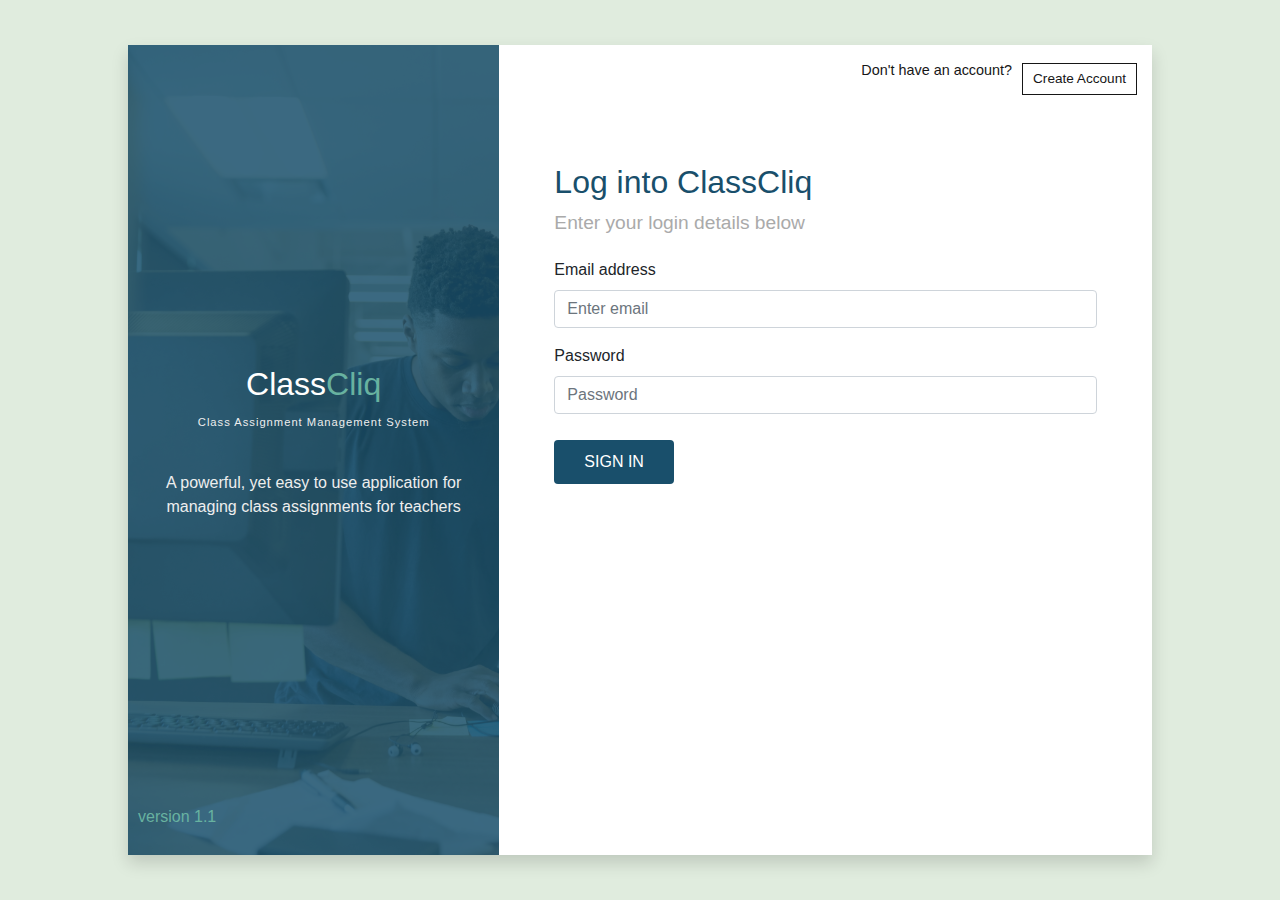
<file: index.html>
<!DOCTYPE html>
<html lang="en">
  <head>
    <meta charset="UTF-8" />
    <meta http-equiv="X-UA-Compatible" content="IE=edge" />
    <meta name="viewport" content="width=device-width, initial-scale=1.0" />
    <link rel="stylesheet" href="styles.css" />
    <link
      rel="stylesheet"
      href="https://stackpath.bootstrapcdn.com/bootstrap/4.3.1/css/bootstrap.min.css"
      integrity="sha384-ggOyR0iXCbMQv3Xipma34MD+dH/1fQ784/j6cY/iJTQUOhcWr7x9JvoRxT2MZw1T"
      crossorigin="anonymous"
    />
    <title>ClassCliq</title>
  </head>
  <body>
    <section id="section__">
      <main class="shadow">
        <div class="side">
          <h4 class="logo">Class<span>Cliq</span></h4>
          <p class="motto">Class Assignment Management System</p>
          <p class="desc">
            A powerful, yet easy to use application for managing class
            assignments for teachers
          </p>
          <p id="version">version 1.1</p>
        </div>
        <div class="login__section">
          <div class="not_registered align-items-center">
            <p>Don't have an account?</p>
            <a href="#" class="">Create Account</a>
          </div>
          <form id="form_login">
            <h4>Log into ClassCliq</h4>
            <p>Enter your login details below</p>

            <div class="form-group">
              <label for="exampleInputEmail1">Email address</label>
              <input
                type="email"
                class="form-control"
                id="email"
                aria-describedby="emailHelp"
                placeholder="Enter email"
                required
              />
            </div>
            <div class="form-group">
              <label for="exampleInputPassword1">Password</label>
              <input
                type="password"
                required
                class="form-control"
                id="password"
                placeholder="Password"
              />
            </div>
            <button class="btn">SIGN IN</button>
          </form>
          <div class="bottom__section"></div>
        </div>
      </main>
    </section>

    <script src="app.js" type="module" defer></script>
  </body>
</html>
</file>
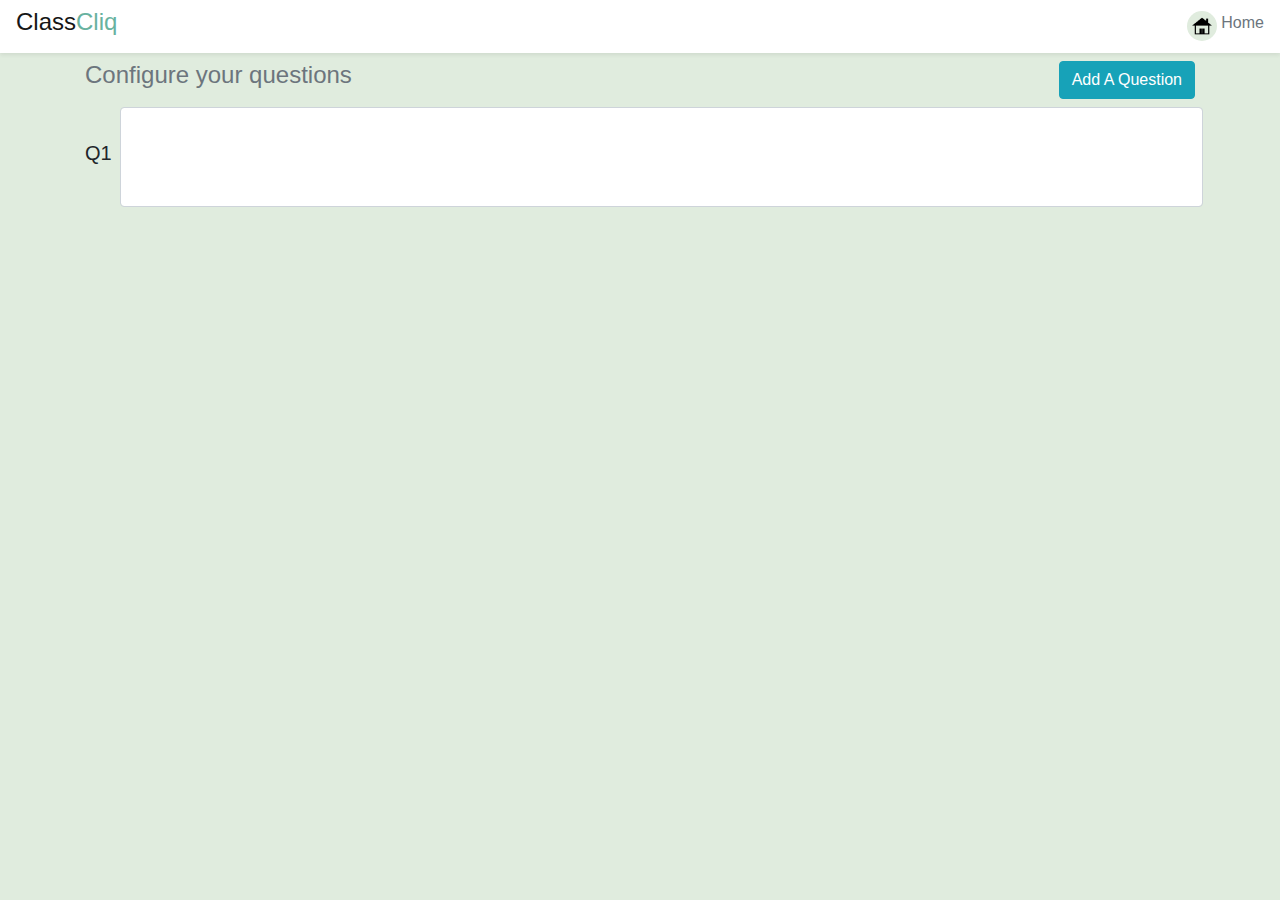
<file: pages/NewAssignment.html>
<!DOCTYPE html>
<html lang="en">
  <head>
    <meta charset="UTF-8" />
    <meta http-equiv="X-UA-Compatible" content="IE=edge" />
    <meta name="viewport" content="width=device-width, initial-scale=1.0" />
    <link
      rel="stylesheet"
      href="https://stackpath.bootstrapcdn.com/bootstrap/4.3.1/css/bootstrap.min.css"
      integrity="sha384-ggOyR0iXCbMQv3Xipma34MD+dH/1fQ784/j6cY/iJTQUOhcWr7x9JvoRxT2MZw1T"
      crossorigin="anonymous"
    />
    <link rel="stylesheet" href="../css/newAssignment.css" />
    <title>New Assignment</title>
  </head>
  <body>
    <nav
      class="nav bg-white align-items-center shadow-sm justify-content-between"
    >
      <h4 class="logo nav-link">Class<span>Cliq</span></h4>
      <div class="nav-link profile d-flex align-items-center" id="back_btn">
        <div class="avatar_ mr-1">
          <img src="/img/home.png" />
        </div>
        <h6 id="username" class="text-muted">Home</h6>
      </div>
    </nav>
    <div class="container">
      <div class="mt-2 d-flex justify-content-between">
        <h4 class="text-muted text-center">Configure your questions</h4>
        <button
          class="btn btn-info"
          data-toggle="modal"
          data-target="#addQuestionModal"
        >
          Add A Question
        </button>

        <!-- Modal -->
        <div
          class="modal fade"
          id="addQuestionModal"
          tabindex="-1"
          role="dialog"
          aria-labelledby="addQuestionModal"
          aria-hidden="true"
        >
          <div class="modal-dialog" role="document">
            <div class="modal-content">
              <div class="modal-header">
                <h5 class="modal-title" id="addQuestionModal">
                  Choose Question Type
                </h5>
                <button
                  type="button"
                  class="close"
                  data-dismiss="modal"
                  aria-label="Close"
                >
                  <span aria-hidden="true">&times;</span>
                </button>
              </div>
              <div class="modal-body">
                <div class="form-check">
                  <input
                    class="form-check-input"
                    type="radio"
                    name="exampleRadios"
                    id="essay"
                    value="option1"
                    checked
                  />
                  <label class="form-check-label" for="essay"> Essay </label>
                </div>
                <div class="form-check">
                  <input
                    class="form-check-input"
                    type="radio"
                    name="exampleRadios"
                    id="exampleRadios2"
                    value="option2"
                  />
                  <label class="form-check-label" for="exampleRadios2">
                    Objectives
                  </label>
                </div>
              </div>
              <div class="modal-footer">
                <button
                  type="button"
                  class="btn btn-secondary"
                  data-dismiss="modal"
                >
                  Close
                </button>
                <button
                  type="button"
                  data-dismiss="modal"
                  id="done"
                  class="btn btn-primary"
                >
                  Save changes
                </button>
              </div>
            </div>
          </div>
        </div>

        <!-- end Modal -->
      </div>

      <div
        class="mt-2 d-flex justify-content-between align-items-center"
        id="question_container"
      >
        <h5 class="question_number">Q1</h5>
        <div class="essay_type">
          <textarea
            name="qest"
            class="form-control ml-2 textarea"
            id="textarea"
            cols="1"
            rows="3"
          ></textarea>
        </div>
        <!-- <button class="minus">-</button> -->
      </div>
    </div>
    <script
      src="https://code.jquery.com/jquery-3.3.1.slim.min.js"
      integrity="sha384-q8i/X+965DzO0rT7abK41JStQIAqVgRVzpbzo5smXKp4YfRvH+8abtTE1Pi6jizo"
      crossorigin="anonymous"
    ></script>
    <script
      src="https://cdnjs.cloudflare.com/ajax/libs/popper.js/1.14.7/umd/popper.min.js"
      integrity="sha384-UO2eT0CpHqdSJQ6hJty5KVphtPhzWj9WO1clHTMGa3JDZwrnQq4sF86dIHNDz0W1"
      crossorigin="anonymous"
    ></script>
    <script
      src="https://stackpath.bootstrapcdn.com/bootstrap/4.3.1/js/bootstrap.min.js"
      integrity="sha384-JjSmVgyd0p3pXB1rRibZUAYoIIy6OrQ6VrjIEaFf/nJGzIxFDsf4x0xIM+B07jRM"
      crossorigin="anonymous"
    ></script>
    <script>
      document.getElementById("back_btn").addEventListener("click", () => {
        window.location.href = "/pages/dashboard.html";
      });
    </script>
    <script src="../js/newAssignment.js"></script>
  </body>
</html>
</file>
<file: styles.css>
* {
  padding: 0;
  margin: 0;
  box-sizing: border-box;
  font-family: Arial, Helvetica, sans-serif;
}

body{
    background-color: #e0ecde !important;
}
#section__ {
  display: flex;
  align-items: center;
  flex-direction: row;
  justify-content: center;
  width: 100%;
  height: 100vh;
}

main {
  width: 80%;
  height: 90vh;
  margin: auto !important;
  flex-direction: row;
  display: flex !important;
}

.side {
  flex: 1;
  padding: 30px;
  background-color: #194f6b;
  display: flex;
  flex-direction: column;
  align-items: center;
  justify-content: center;
  text-align: center;
  position: relative;
}

.side::before {    
    content: "";
    background-image: url('./img/bg.jpg');
    background-size: cover;
    position: absolute;
    top: 0px;
    right: 0px;
    bottom: 0px;
    left: 0px;
    opacity: 0.15;
}

.logo {
  margin-bottom: 10px;
  color: #fff;
  font-size: 2rem;
  position: relative;
}

.logo > span {
  color: #68b2a0;
}
.motto {
  font-size: 0.7rem;
  letter-spacing: 1px;
  margin-bottom: 40px;
  color: #eee;
  position: relative;
}

.desc {
  color: #eee;
  position: relative;
}

#version{
    position: absolute;
    bottom: 10px;
    left: 10px;
    color: #68b2a0;
}

.login__section {
  background-color: #fff;
  flex: 2;
  padding: 15px
}
.not_registered{
    display: flex;
    align-items: center !important;
    justify-content: flex-end;
}

.not_registered > p{
    color: #161616;
    font-size: .9rem;
}

.not_registered > a{
    border: 1px solid #161616;
    padding: 5px 10px;
    text-decoration: none;
    color: #161616;
    cursor: pointer;
    margin-left: 10px;
    font-size: .85rem;
}

#form_login{
    padding: 15px 40px;
    margin-top: 50px;
}

#form_login > h4{
    font-size: 2rem;
    color: #194f6b;
}

#form_login > p{
    font-size: 1.2rem;
    margin-bottom: 20px;
    color: #aaa;
    margin-top: 3px;
}

#form_login > button{
    background-color: #194f6b;
    color: white;
    border: none; outline: none;
    padding: 10px 30px;
    margin-top: 10px;
    cursor: pointer;
}

.input{
    font-size: 1rem;
    width: 330px;
    border: none;
    outline: none;
    border-radius: 3px;
    background-color: #e0ecde;
    display: block;
    margin-bottom: 15px;
    margin-top: 5px;
    padding: 10px;
    color: #194f6b;
}


#form_login > label{
    font-size: .8rem;
    text-transform: uppercase;
    letter-spacing: 1px;
}

@media screen and (max-width:600px) {
    #form_login{
        padding: 15px;
        margin-top: 50px;
    }
    main{
        flex-direction: column !important;
        width: 96%;
        height: 98vh;
    }
    #version{
        display: none;
    }

    input{

    }

    .logo{
        font-size: 1.3rem;
    }

    .motto{
        font-size: .6rem;
    }
}
</file>
<file: css/newAssignment.css>
body{
    background-color: #e0ecde !important;
}
.logo {
    color: #161616;
    font-size: 1.5rem;
    position: relative;
  }
  
  .logo > span {
    color: #68b2a0;
  }

  .avatar_{
      background-color: #e0ecde;
      width: 30px;
      height: 30px;
      display: flex;
      justify-content: center;
      align-items: center;
      border-radius: 50%;
      padding: 0;

  }

  .avatar_ > img{
      width: 20px;
  }
  .profile{
      cursor: pointer;
  }

  .profile:hover{
      color: #194f6b !important;
  }

.textarea{
    resize: none;
    width: 100%;
    font-size: 1.2rem;
    /* margin: 10px auto; */
}
#question_container{
    width: 100%;
}


.essay_type{
    width: 100%;
}

.minus{
    width: 50px;
    height: 50px;
    background-color: orangered;
    border-radius: 50%;
    border: none;
    outline: none;
}
</file>
